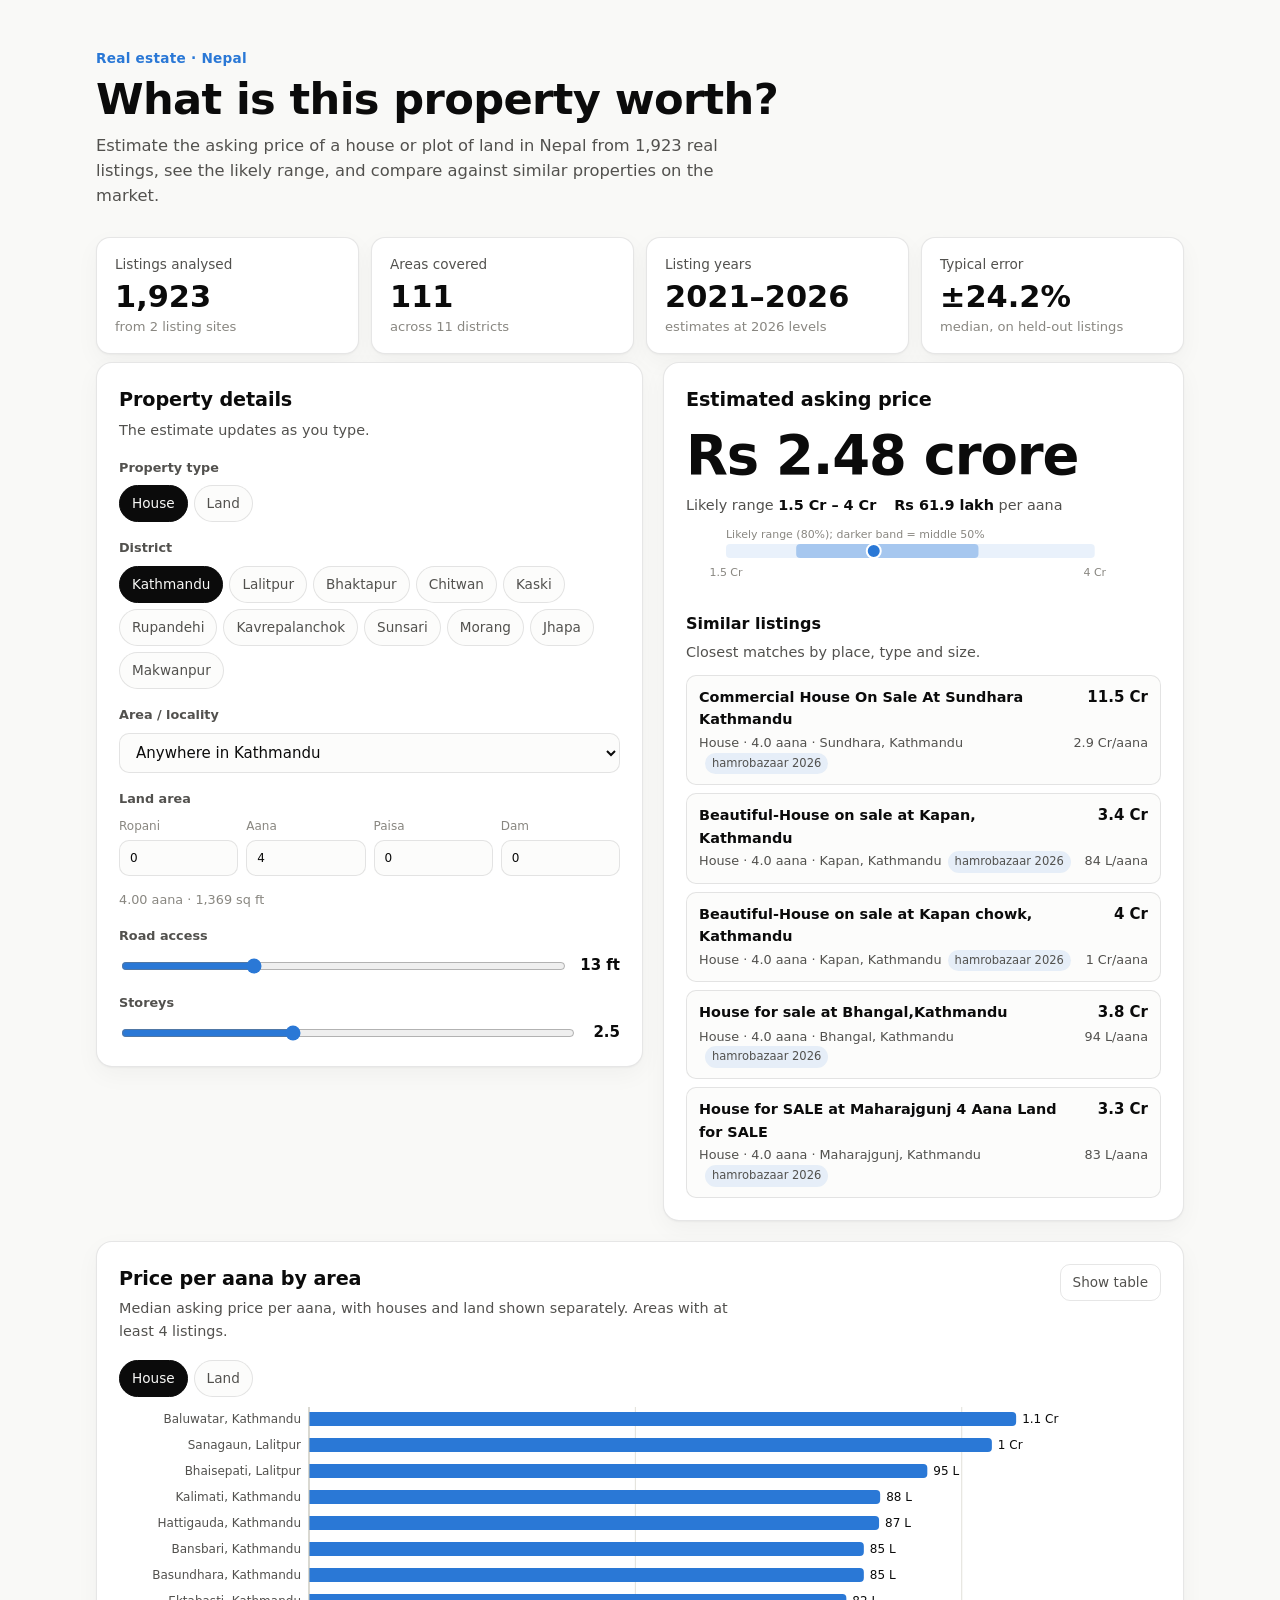
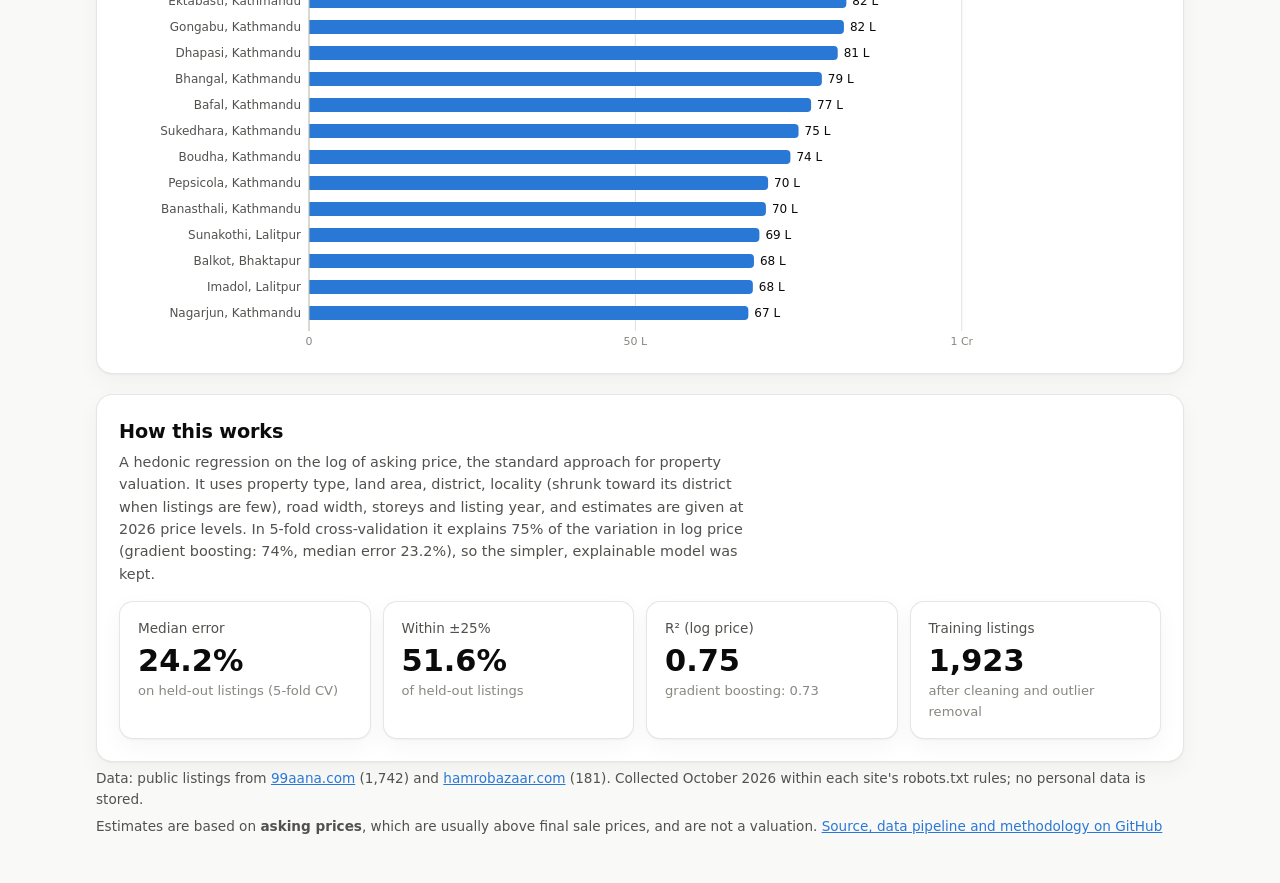
<file: index.html>
<!doctype html>
<html lang="en">
<head>
<meta charset="utf-8">
<meta name="viewport" content="width=device-width, initial-scale=1">
<title>Nepal Property Price Estimator</title>
<meta name="description" content="Estimate the asking price of a house or land in Nepal from real listings: Kathmandu, Lalitpur, Bhaktapur and beyond.">
<link rel="stylesheet" href="style.css">
</head>
<body>
<header class="top">
  <div class="wrap">
    <p class="eyebrow">Real estate · Nepal</p>
    <h1>What is this property worth?</h1>
    <p class="lead">Estimate the asking price of a house or plot of land in Nepal from <span id="lead-n">thousands of</span> real listings, see the likely range, and compare against similar properties on the market.</p>
    <div class="kpis" id="kpis"></div>
  </div>
</header>

<main class="wrap">
  <div class="layout">
    <section class="card" aria-labelledby="in-title">
      <h2 id="in-title">Property details</h2>
      <p class="sub">The estimate updates as you type.</p>
      <div class="field"><span>Property type</span><div class="seg" id="type" role="radiogroup" aria-label="Property type"></div></div>
      <div class="field"><span>District</span><div class="seg" id="district" role="radiogroup" aria-label="District"></div></div>
      <label class="field"><span>Area / locality</span><select id="locality"></select></label>
      <div class="field">
        <span>Land area</span>
        <div class="area-inputs" id="area-rapd">
          <label>Ropani<input type="number" min="0" step="1" id="a-r" value="0"></label>
          <label>Aana<input type="number" min="0" step="1" id="a-a" value="4"></label>
          <label>Paisa<input type="number" min="0" max="3" step="1" id="a-p" value="0"></label>
          <label>Dam<input type="number" min="0" max="3" step="1" id="a-d" value="0"></label>
        </div>
        <div class="area-inputs" id="area-bkd" hidden>
          <label>Bigha<input type="number" min="0" step="1" id="b-b" value="0"></label>
          <label>Kattha<input type="number" min="0" step="1" id="b-k" value="0"></label>
          <label>Dhur<input type="number" min="0" step="1" id="b-d" value="12"></label>
        </div>
        <div class="hint" id="area-hint"></div>
      </div>
      <div class="field"><span id="road-l">Road access</span><div class="range-row"><input type="range" min="6" max="30" step="1" value="13" id="road" aria-labelledby="road-l"><output id="road-o">13 ft</output></div></div>
      <div class="field" id="storey-field"><span id="st-l">Storeys</span><div class="range-row"><input type="range" min="1" max="5" step="0.5" value="2.5" id="storeys" aria-labelledby="st-l"><output id="st-o">2.5</output></div></div>
    </section>

    <section class="card" aria-labelledby="out-title">
      <h2 id="out-title">Estimated asking price</h2>
      <div class="hero" aria-live="polite"><span class="big" id="price">–</span></div>
      <div class="meta" id="meta"></div>
      <div class="chart" id="range-chart"></div>
      <h3 style="margin:22px 0 0;font-size:1rem">Similar listings</h3>
      <p class="sub" id="comps-sub">Closest matches by place, type and size.</p>
      <div class="comps" id="comps"></div>
    </section>
  </div>

  <section class="card" aria-labelledby="mkt-title">
    <div class="card-head">
      <div>
        <h2 id="mkt-title">Price per aana by area</h2>
        <p class="sub" id="mkt-sub">Median asking price per aana, with houses and land shown separately. Areas with at least 4 listings.</p>
      </div>
      <button class="ghost" data-table-toggle="mkt">Show table</button>
    </div>
    <div class="controls"><div class="chips" id="mkt-type" role="radiogroup" aria-label="Property type"></div></div>
    <div class="chart" id="mkt-chart"></div>
    <div class="table-view" id="mkt-table" hidden></div>
  </section>

  <section class="card" aria-labelledby="about-title">
    <h2 id="about-title">How this works</h2>
    <p class="sub" id="about-text"></p>
    <div class="stats-row" id="model-stats"></div>
  </section>
</main>

<footer class="wrap foot">
  <p id="sources"></p>
  <p>Estimates are based on <strong>asking prices</strong>, which are usually above final sale prices, and are not a valuation. <a href="https://github.com/biggyatz/nepal-property-price-estimator">Source, data pipeline and methodology on GitHub</a></p>
</footer>
<div class="tooltip" id="tooltip" role="tooltip" hidden></div>
<script src="predict.js"></script>
<script src="app.js"></script>
</body>
</html>
</file>
<file: style.css>
:root {
  color-scheme: light;
  --page: #f9f9f7;
  --surface: #fcfcfb;
  --raised: #ffffff;
  --text: #0b0b0b;
  --text-2: #52514e;
  --muted: #898781;
  --grid: #e1e0d9;
  --axis: #c3c2b7;
  --border: rgba(11, 11, 11, 0.10);
  --accent: #2a78d6;
  --accent-wash: rgba(42, 120, 214, 0.10);
  --fwd: #2a78d6;
  --mid: #eb6834;
  --def: #1baf7a;
  --gkp: #eda100;
  --a: #2a78d6;
  --b: #eb6834;
  --good: #006300;
  --bad: #d03b3b;
  --shadow: 0 1px 2px rgba(11, 11, 11, 0.04), 0 8px 24px rgba(11, 11, 11, 0.04);
}
@media (prefers-color-scheme: dark) {
  :root:where(:not([data-theme="light"])) {
    color-scheme: dark;
    --page: #0d0d0d;
    --surface: #1a1a19;
    --raised: #1f1f1e;
    --text: #ffffff;
    --text-2: #c3c2b7;
    --muted: #898781;
    --grid: #2c2c2a;
    --axis: #383835;
    --border: rgba(255, 255, 255, 0.10);
    --accent: #3987e5;
    --accent-wash: rgba(57, 135, 229, 0.16);
    --fwd: #3987e5;
    --mid: #d95926;
    --def: #199e70;
    --gkp: #c98500;
    --a: #3987e5;
    --b: #d95926;
    --good: #0ca30c;
    --bad: #e66767;
    --shadow: none;
  }
}
:root[data-theme="dark"] {
  color-scheme: dark;
  --page: #0d0d0d; --surface: #1a1a19; --raised: #1f1f1e; --text: #ffffff; --text-2: #c3c2b7; --muted: #898781;
  --grid: #2c2c2a; --axis: #383835; --border: rgba(255, 255, 255, 0.10); --accent: #3987e5; --accent-wash: rgba(57, 135, 229, 0.16);
  --fwd: #3987e5; --mid: #d95926; --def: #199e70; --gkp: #c98500; --a: #3987e5; --b: #d95926; --good: #0ca30c; --bad: #e66767; --shadow: none;
}

* { box-sizing: border-box; }
html { -webkit-text-size-adjust: 100%; }
body {
  margin: 0;
  background: var(--page);
  color: var(--text);
  font: 15px/1.55 system-ui, -apple-system, "Segoe UI", Roboto, sans-serif;
}
.wrap { max-width: 1120px; margin: 0 auto; padding: 0 16px; }
a { color: var(--accent); }
code { font-size: .9em; }

.top { padding: 48px 0 8px; }
.eyebrow { margin: 0 0 6px; color: var(--accent); font-weight: 600; font-size: .85rem; letter-spacing: .02em; }
h1 { margin: 0 0 8px; font-size: clamp(1.9rem, 4.5vw, 2.7rem); line-height: 1.15; letter-spacing: -0.015em; }
.lead { margin: 0 0 28px; color: var(--text-2); max-width: 62ch; font-size: 1.02rem; }

.kpis { display: grid; gap: 12px; grid-template-columns: repeat(auto-fit, minmax(170px, 1fr)); }
.kpi { background: var(--raised); border: 1px solid var(--border); border-radius: 14px; padding: 16px 18px; box-shadow: var(--shadow); }
.kpi .label { color: var(--text-2); font-size: .85rem; }
.kpi .value { font-size: 1.9rem; font-weight: 650; line-height: 1.2; margin-top: 4px; }
.kpi .note { color: var(--muted); font-size: .82rem; margin-top: 2px; }

main { display: grid; gap: 20px; padding-top: 20px; padding-bottom: 20px; }
.card { background: var(--raised); border: 1px solid var(--border); border-radius: 16px; padding: 22px; box-shadow: var(--shadow); min-width: 0; }
.card-head { display: flex; justify-content: space-between; gap: 16px; align-items: flex-start; }
h2 { margin: 0; font-size: 1.2rem; letter-spacing: -0.005em; }
.sub { margin: 4px 0 0; color: var(--text-2); font-size: .9rem; max-width: 70ch; }
.insight { margin: 14px 0 0; padding: 10px 14px; border-radius: 10px; background: var(--accent-wash); color: var(--text); font-size: .93rem; }

.controls { display: flex; flex-wrap: wrap; gap: 12px 16px; align-items: flex-end; margin-top: 18px; }
.select { display: grid; gap: 4px; font-size: .8rem; color: var(--text-2); font-weight: 600; min-width: 200px; }
.select.grow { flex: 1 1 240px; }
select, input {
  font: inherit; color: var(--text); background: var(--surface);
  border: 1px solid var(--border); border-radius: 10px; padding: 9px 12px; width: 100%;
}
select:focus, input:focus, button:focus-visible { outline: 2px solid var(--accent); outline-offset: 1px; }
.chips { display: flex; flex-wrap: wrap; gap: 6px; }
.chip {
  font: inherit; font-size: .85rem; padding: 7px 12px; border-radius: 999px; cursor: pointer;
  border: 1px solid var(--border); background: var(--surface); color: var(--text-2);
}
.chip[aria-checked="true"] { background: var(--text); color: var(--page); border-color: var(--text); }
.ghost {
  font: inherit; font-size: .85rem; white-space: nowrap; padding: 7px 12px; border-radius: 10px; cursor: pointer;
  border: 1px solid var(--border); background: transparent; color: var(--text-2);
}
.ghost:hover, .chip:hover { border-color: var(--axis); }

.legend { display: flex; flex-wrap: wrap; gap: 6px 16px; margin-top: 14px; font-size: .85rem; color: var(--text-2); }
.legend:empty { display: none; }
.legend .key { display: inline-flex; align-items: center; gap: 6px; }
.legend .sw { width: 10px; height: 10px; border-radius: 3px; display: inline-block; }

.chart { margin-top: 10px; position: relative; }
.chart svg, .multiples svg { display: block; width: 100%; height: auto; overflow: visible; }
.chart text, .multiples text { font-family: inherit; }
.tick { fill: var(--muted); font-size: 11px; font-variant-numeric: tabular-nums; }
.lbl { fill: var(--text-2); font-size: 12px; }
.lbl-strong { fill: var(--text); font-size: 12px; font-weight: 600; }
.val { fill: var(--text); font-size: 12px; font-variant-numeric: tabular-nums; }
.gridline { stroke: var(--grid); stroke-width: 1; }
.baseline { stroke: var(--axis); stroke-width: 1; }
.guide { stroke: var(--axis); stroke-width: 1; stroke-dasharray: 4 4; }
.dot { stroke: var(--raised); stroke-width: 2; }
.hit { fill: transparent; cursor: pointer; }
.dim { opacity: .25; }

.multiples { display: grid; gap: 14px; grid-template-columns: repeat(auto-fit, minmax(190px, 1fr)); margin-top: 16px; }
.panel { border: 1px solid var(--border); border-radius: 12px; padding: 12px 12px 6px; background: var(--surface); }
.panel h3 { margin: 0; font-size: .92rem; }
.panel .r { color: var(--text-2); font-size: .82rem; font-variant-numeric: tabular-nums; }
.panel .r strong { color: var(--text); }

.profile-cards { display: grid; gap: 12px; grid-template-columns: repeat(auto-fit, minmax(260px, 1fr)); margin-top: 16px; }
.pcard { border: 1px solid var(--border); border-radius: 12px; padding: 14px 16px; background: var(--surface); display: grid; gap: 8px; }
.pcard .who { display: flex; align-items: center; gap: 10px; font-weight: 650; font-size: 1.05rem; }
.pcard .who .sw { width: 12px; height: 12px; border-radius: 4px; }
.pcard .pos { color: var(--text-2); font-weight: 400; font-size: .85rem; }
.pcard dl { display: grid; grid-template-columns: repeat(4, 1fr); gap: 6px; margin: 0; }
.pcard dt { color: var(--muted); font-size: .75rem; }
.pcard dd { margin: 0; font-weight: 600; font-variant-numeric: tabular-nums; }

.table-view { margin-top: 14px; overflow-x: auto; }
table { width: 100%; border-collapse: collapse; font-size: .88rem; }
th, td { text-align: left; padding: 7px 10px; border-bottom: 1px solid var(--grid); white-space: nowrap; }
th { color: var(--text-2); font-weight: 600; }
td.n, th.n { text-align: right; font-variant-numeric: tabular-nums; }

.tooltip {
  position: fixed; z-index: 10; pointer-events: none; max-width: 260px;
  background: var(--raised); color: var(--text); border: 1px solid var(--border); border-radius: 10px;
  padding: 8px 10px; font-size: .82rem; box-shadow: 0 6px 24px rgba(0, 0, 0, .16);
}
.tooltip b { display: block; margin-bottom: 2px; }
.tooltip .row { display: flex; justify-content: space-between; gap: 14px; color: var(--text-2); }
.tooltip .row span:last-child { color: var(--text); font-variant-numeric: tabular-nums; }

.foot { color: var(--text-2); font-size: .85rem; padding-bottom: 40px; }
.foot p { margin: 6px 0; }

@media (max-width: 560px) {
  .card { padding: 16px; }
  .card-head { flex-direction: column; }
  .pcard dl { grid-template-columns: repeat(2, 1fr); }
}

/* ---- Student app additions ---- */
.layout { display: grid; gap: 20px; grid-template-columns: minmax(0, 1.05fr) minmax(0, 1fr); align-items: start; }
@media (max-width: 860px) { .layout { grid-template-columns: 1fr; } }
.field { display: grid; gap: 8px; margin-top: 16px; }
.field > span { font-size: .8rem; color: var(--text-2); font-weight: 600; }
.seg { display: flex; flex-wrap: wrap; gap: 6px; }
.range-row { display: flex; align-items: center; gap: 12px; }
.range-row input[type=range] { flex: 1; padding: 0; border: 0; background: transparent; accent-color: var(--accent); }
.range-row output { min-width: 3ch; text-align: right; font-weight: 650; font-variant-numeric: tabular-nums; }
.hero { display: flex; align-items: baseline; gap: 12px; flex-wrap: wrap; margin-top: 14px; }
.hero .big { font-size: 3.4rem; font-weight: 700; line-height: 1; letter-spacing: -0.02em; }
.hero .of { color: var(--text-2); }
.meta { display: flex; flex-wrap: wrap; gap: 8px 18px; color: var(--text-2); font-size: .9rem; margin-top: 10px; }
.meta strong { color: var(--text); }
.note { color: var(--muted); font-size: .82rem; margin-top: 12px; }
.pos-bar { fill: var(--accent); }
.neg-bar { fill: var(--bad); }
.stats-row { display: grid; gap: 12px; grid-template-columns: repeat(auto-fit, minmax(150px, 1fr)); margin-top: 16px; }

/* ---- Property app ---- */
.area-inputs { display: grid; grid-template-columns: repeat(4, 1fr); gap: 8px; }
.area-inputs label { display: grid; gap: 4px; font-size: .75rem; color: var(--muted); }
.area-inputs input { padding: 8px 10px; }
.hint { color: var(--muted); font-size: .8rem; margin-top: 6px; }
.comps { display: grid; gap: 8px; margin-top: 12px; }
.comp { display: grid; grid-template-columns: 1fr auto; gap: 2px 12px; padding: 10px 12px; border: 1px solid var(--border); border-radius: 10px; background: var(--surface); text-decoration: none; color: inherit; }
.comp:hover { border-color: var(--axis); }
.comp .t { font-weight: 600; font-size: .9rem; }
.comp .p { font-weight: 650; text-align: right; font-variant-numeric: tabular-nums; }
.comp .m { color: var(--text-2); font-size: .8rem; }
.comp .m.r { text-align: right; }
.badge { display: inline-block; font-size: .72rem; padding: 2px 7px; border-radius: 999px; background: var(--accent-wash); color: var(--text-2); margin-left: 6px; font-weight: 500; }

[hidden] { display: none !important; }
</file>
